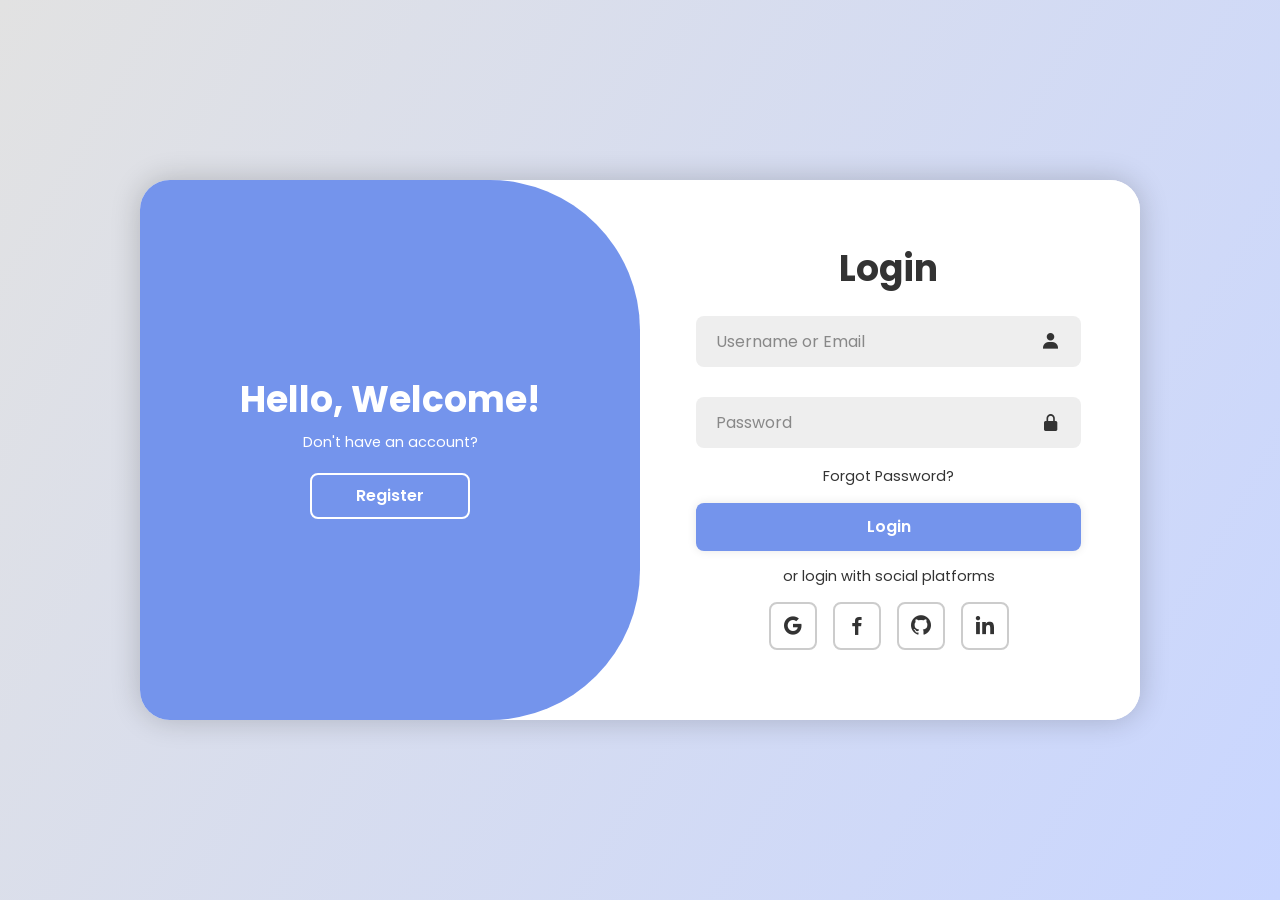
<file: index.html>
<!DOCTYPE html>
<html lang="en">

<head>
    <meta charset="UTF-8">
    <meta name="viewport" content="width=device-width, initial-scale=1.0">
    <title>Task Manager - Login</title>
    <!-- <link rel="stylesheet" href="https://cdnjs.cloudflare.com/ajax/libs/font-awesome/6.4.0/css/all.min.css">
    <link href="https://cdn.jsdelivr.net/npm/bootstrap@5.3.0/dist/css/bootstrap.min.css" rel="stylesheet"> -->
    <link href='https://unpkg.com/boxicons@2.1.4/css/boxicons.min.css' rel='stylesheet'>
    <link rel="stylesheet" href="CSS/loging.css">
</head>

<body>
    <!-- Login/Signup Container -->
    <div class="container">
        <div class="form-box login">
            <form action="#" id="login-form">
                <h1>Login</h1>
                <div class="input-box">
                    <input type="text" name="loginId" placeholder="Username or Email" autocomplete="username" required>
                    <i class='bx bxs-user'></i>
                </div>
                <div class="input-box">
                    <input type="password" name="loginPassword" placeholder="Password" autocomplete="current-password" required>
                    <i class='bx bxs-lock-alt'></i>
                </div>
                <div class="forgot-link">
                    <a href="#">Forgot Password?</a>
                </div>
                <button type="submit" class="btn">Login</button>
                <p>or login with social platforms</p>
                <div class="social-icons">
                    <a href="#"><i class='bx bxl-google'></i></a>
                    <a href="#"><i class='bx bxl-facebook'></i></a>
                    <a href="#"><i class='bx bxl-github'></i></a>
                    <a href="#"><i class='bx bxl-linkedin'></i></a>
                </div>
            </form>
        </div>

        <div class="form-box register">
            <form action="#" id="register-form">
                <h1>Registration</h1>
                <div class="input-box">
                    <input type="text" name="username" placeholder="Username" autocomplete="username" required>
                    <i class='bx bxs-user'></i>
                </div>
                <div class="input-box">
                    <input type="email" name="email" placeholder="Email" autocomplete="email" required>
                    <i class='bx bxs-envelope'></i>
                </div>
                <div class="input-box">
                    <input type="password" name="password" placeholder="Password" autocomplete="new-password" minlength="8" required>
                    <i class='bx bxs-lock-alt'></i>
                </div>
                <div class="input-box">
                    <input type="password" name="confirmPassword" placeholder="Confirm Password" autocomplete="new-password" minlength="8" required>
                    <i class='bx bxs-check-shield'></i>
                </div>
                <p class="password-hint">Use at least 8 characters.</p>
                <button type="submit" class="btn">Register</button>
                <p>or register with social platforms</p>
                <div class="social-icons">
                    <a href="#"><i class='bx bxl-google'></i></a>
                    <a href="#"><i class='bx bxl-facebook'></i></a>
                    <a href="#"><i class='bx bxl-github'></i></a>
                    <a href="#"><i class='bx bxl-linkedin'></i></a>
                </div>
            </form>
        </div>

        <div class="toggle-box">
            <div class="toggle-panel toggle-left">
                <h1>Hello, Welcome!</h1>
                <p>Don't have an account?</p>
                <button class="btn register-btn">Register</button>
            </div>

            <div class="toggle-panel toggle-right">
                <h1>Welcome Back!</h1>
                <p>Already have an account?</p>
                <button class="btn login-btn">Login</button>
            </div>
        </div>
    </div>
    <script src="https://cdn.jsdelivr.net/npm/bootstrap@5.3.0/dist/js/bootstrap.bundle.min.js"></script>
    <script src="JS/loging.js"></script>
</body>

</html>
</file>
<file: CSS/loging.css>
@import url('https://fonts.googleapis.com/css2?family=Poppins:ital,wght@0,100;0,200;0,300;0,400;0,500;0,600;0,700;0,800;0,900;1,100;1,200;1,300;1,400;1,500;1,600;1,700;1,800;1,900&display=swap');

* {
    margin: 0;
    padding: 0;
    box-sizing: border-box;
    font-family: "Poppins", sans-serif;
    text-decoration: none;
    list-style: none;
}

body {
    display: flex;
    justify-content: center;
    align-items: center;
    min-height: 100vh;
    padding: 20px;
    background: linear-gradient(120deg, #e2e2e2, #c9d6ff);
}

.container {
    position: relative;
    width: 100%;
    max-width: 1000px;
    min-height: 540px;
    background: #fff;
    margin: 0 auto;
    border-radius: 30px;
    box-shadow: 0 0 30px rgba(0, 0, 0, .2);
    overflow: hidden;
}

.container h1 {
    font-size: 36px;
    margin: -10px 0;
}


.container p {
    font-size: 14.5px;
    margin: 15px 0;
}

.loginForm {
    width: 100%;
}

.form-box {
    position: absolute;
    right: 0;
    width: 50%;
    height: 100%;
    background: #fff;
    display: flex;
    align-items: center;
    color: #333;
    text-align: center;
    padding: 40px 56px;
    z-index: 1;
    transition: .6s ease-in-out 1.2s, visibility 0s 1s;
}

.container.active .form-box {
    right: 50%;
}

.form-box.register {
    visibility: hidden;
}

.container.active .form-box.register {
    visibility: visible;
}

.input-box {
    position: relative;
    margin: 30px 0;
}

.input-box input {
    width: 100%;
    padding: 13px 50px 13px 20px;
    background: #eee;
    border-radius: 8px;
    border: none;
    outline: none;
    font-size: 16px;
    color: #333;
    font-weight: 500;
}

.input-box input::placeholder {
    color: #888;
    font-weight: 400;
}

.input-box i {
    position: absolute;
    right: 20px;
    top: 50%;
    transform: translateY(-50%);
    font-size: 20px;
}

.forgot-link {
    margin: -15px 0 15px;
}

.forgot-link a {
    font-size: 14.5px;
    color: #333;
}

.btn {
    width: 100%;
    height: 48px;
    background: #7494ec;
    border-radius: 8px;
    box-shadow: 0 0 10px rgba(0, 0, 0, .1);
    border: none;
    cursor: pointer;
    font-size: 16px;
    color: #fff;
    font-weight: 600;
    transition: transform .15s ease, box-shadow .2s ease;
}

.btn:hover {
    transform: translateY(-2px);
    box-shadow: 0 14px 24px rgba(0, 0, 0, 0.12);
}

.btn:disabled {
    cursor: not-allowed;
    opacity: 0.75;
    transform: none;
}

.password-hint {
    color: #666;
    font-size: 12px;
    line-height: 1.4;
    margin: -16px 0 16px;
}

.social-icons {
    display: flex;
    justify-content: center;
}

.social-icons a {
    display: inline-flex;
    padding: 10px;
    border: 2px solid #ccc;
    border-radius: 8px;
    font-size: 24px;
    color: #333;
    margin: 0 8px;
}

.toggle-box {
    position: absolute;
    width: 100%;
    height: 100%;
}

.toggle-box::before {
    content: '';
    position: absolute;
    left: -250%;
    width: 300%;
    height: 100%;
    background: #7494ec;
    /* border: 2px solid red; */
    border-radius: 150px;
    z-index: 2;
    transition: 1.8s ease-in-out;
}

.container.active .toggle-box::before {
    left: 50%;
}

.toggle-panel {
    position: absolute;
    width: 50%;
    height: 100%;
    /* background: seagreen; */
    color: #fff;
    display: flex;
    flex-direction: column;
    justify-content: center;
    align-items: center;
    z-index: 2;
    transition: .6s ease-in-out;
}

.toggle-panel.toggle-left {
    left: 0;
    transition-delay: 1.2s;
}

.container.active .toggle-panel.toggle-left {
    left: -50%;
    transition-delay: .6s;
}

.toggle-panel.toggle-right {
    right: -50%;
    transition-delay: .6s;
}

.container.active .toggle-panel.toggle-right {
    right: 0;
    transition-delay: 1.2s;
}

.toggle-panel p {
    margin-bottom: 20px;
}

.toggle-panel .btn {
    width: 160px;
    height: 46px;
    background: transparent;
    border: 2px solid #fff;
    box-shadow: none;
}

.hidden {
    display: none !important;
}

.alert {
    width: 100%;
    padding: 10px 12px;
    border-radius: 8px;
    color: #fff;
    font-size: 13px;
    line-height: 1.35;
    margin: 20px 0 -12px;
    text-align: left;
}

.alert-success {
    background: #198754;
}

.alert-danger {
    background: #dc3545;
}

#authContainer {
    min-height: 100vh;
    display: flex;
    align-items: center;
    justify-content: center;
    background: linear-gradient(135deg, #6a11cb 0%, #2575fc 100%);
    padding: 20px;
}

.auth-wrapper {
    width: 100%;
    max-width: 400px;
}

.auth-card {
    background: white;
    border-radius: 15px;
    overflow: hidden;
    box-shadow: 0 15px 35px rgba(0, 0, 0, 0.1);
}

.auth-header {
    padding: 30px;
    text-align: center;
    background: #4e73df;
    color: white;
}

.auth-body {
    padding: 30px;
}

.auth-form {
    display: block;
}

.form-group {
    margin-bottom: 20px;
}

.form-control {
    width: 100%;
    padding: 12px 15px;
    border: 1px solid #ddd;
    border-radius: 8px;
    font-size: 16px;
}

.btn-block {
    width: 100%;
    padding: 12px;
}

/* Tablet */
@media screen and (max-width: 900px) {
    body {
        padding: 16px;
    }

    .container {
        max-width: 95vw;
        min-height: 560px;
    }

    .form-box {
        padding: 32px 36px;
    }

    .toggle-panel h1 {
        font-size: 30px;
    }

    .toggle-panel p {
        font-size: 14px;
    }
}

/* Large phones / small tablets */
@media screen and (max-width: 720px) {
    body {
        padding: 12px;
    }

    .container {
        height: auto;
        min-height: 600px;
    }

    .form-box {
        bottom: 0;
        width: 100%;
        height: 65%;
        padding: 28px;
    }

    .container.active .form-box {
        right: 0;
        bottom: 35%;
    }

    .toggle-box::before {
        left: 0;
        top: -260%;
        width: 100%;
        height: 320%;
        border-radius: 22vw;
    }

    .container.active .toggle-box::before {
        left: 0;
        top: 65%;
    }

    .toggle-panel {
        width: 100%;
        height: 35%;
        padding: 0 24px;
    }

    .container.active .toggle-panel.toggle-left {
        left: 0;
        top: -35%;
    }

    .toggle-panel.toggle-left {
        top: 0;
    }

    .toggle-panel.toggle-right {
        right: 0;
        bottom: -35%;
    }

    .container.active .toggle-panel.toggle-right {
        bottom: 0;
    }
}

/* Phones */
@media screen and (max-width: 480px) {
    .container {
        border-radius: 20px;
        min-height: 620px;
    }

    .form-box {
        padding: 22px 20px;
    }

    .input-box {
        margin: 22px 0;
    }

    .toggle-panel h1 {
        font-size: 26px;
    }

    .toggle-panel p {
        font-size: 13px;
    }

    .toggle-panel .btn {
        width: 140px;
    }
}
</file>
